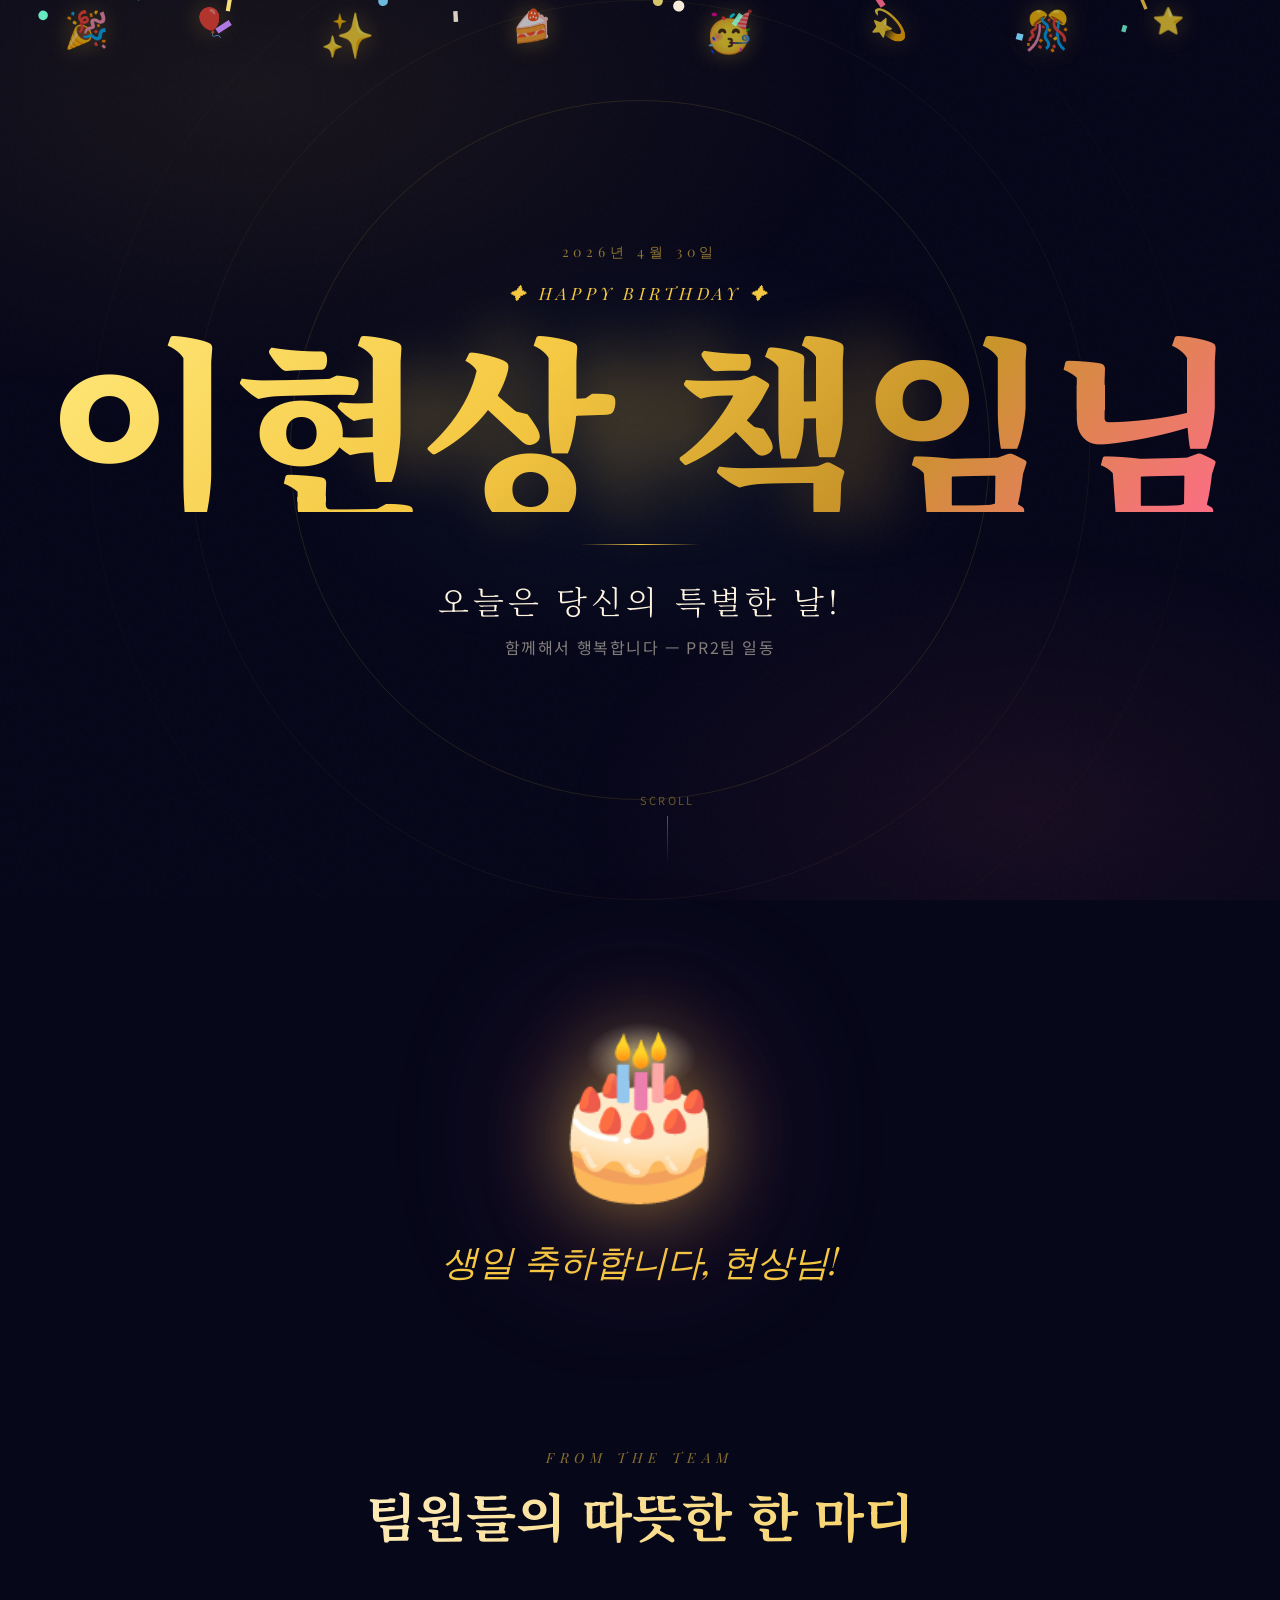
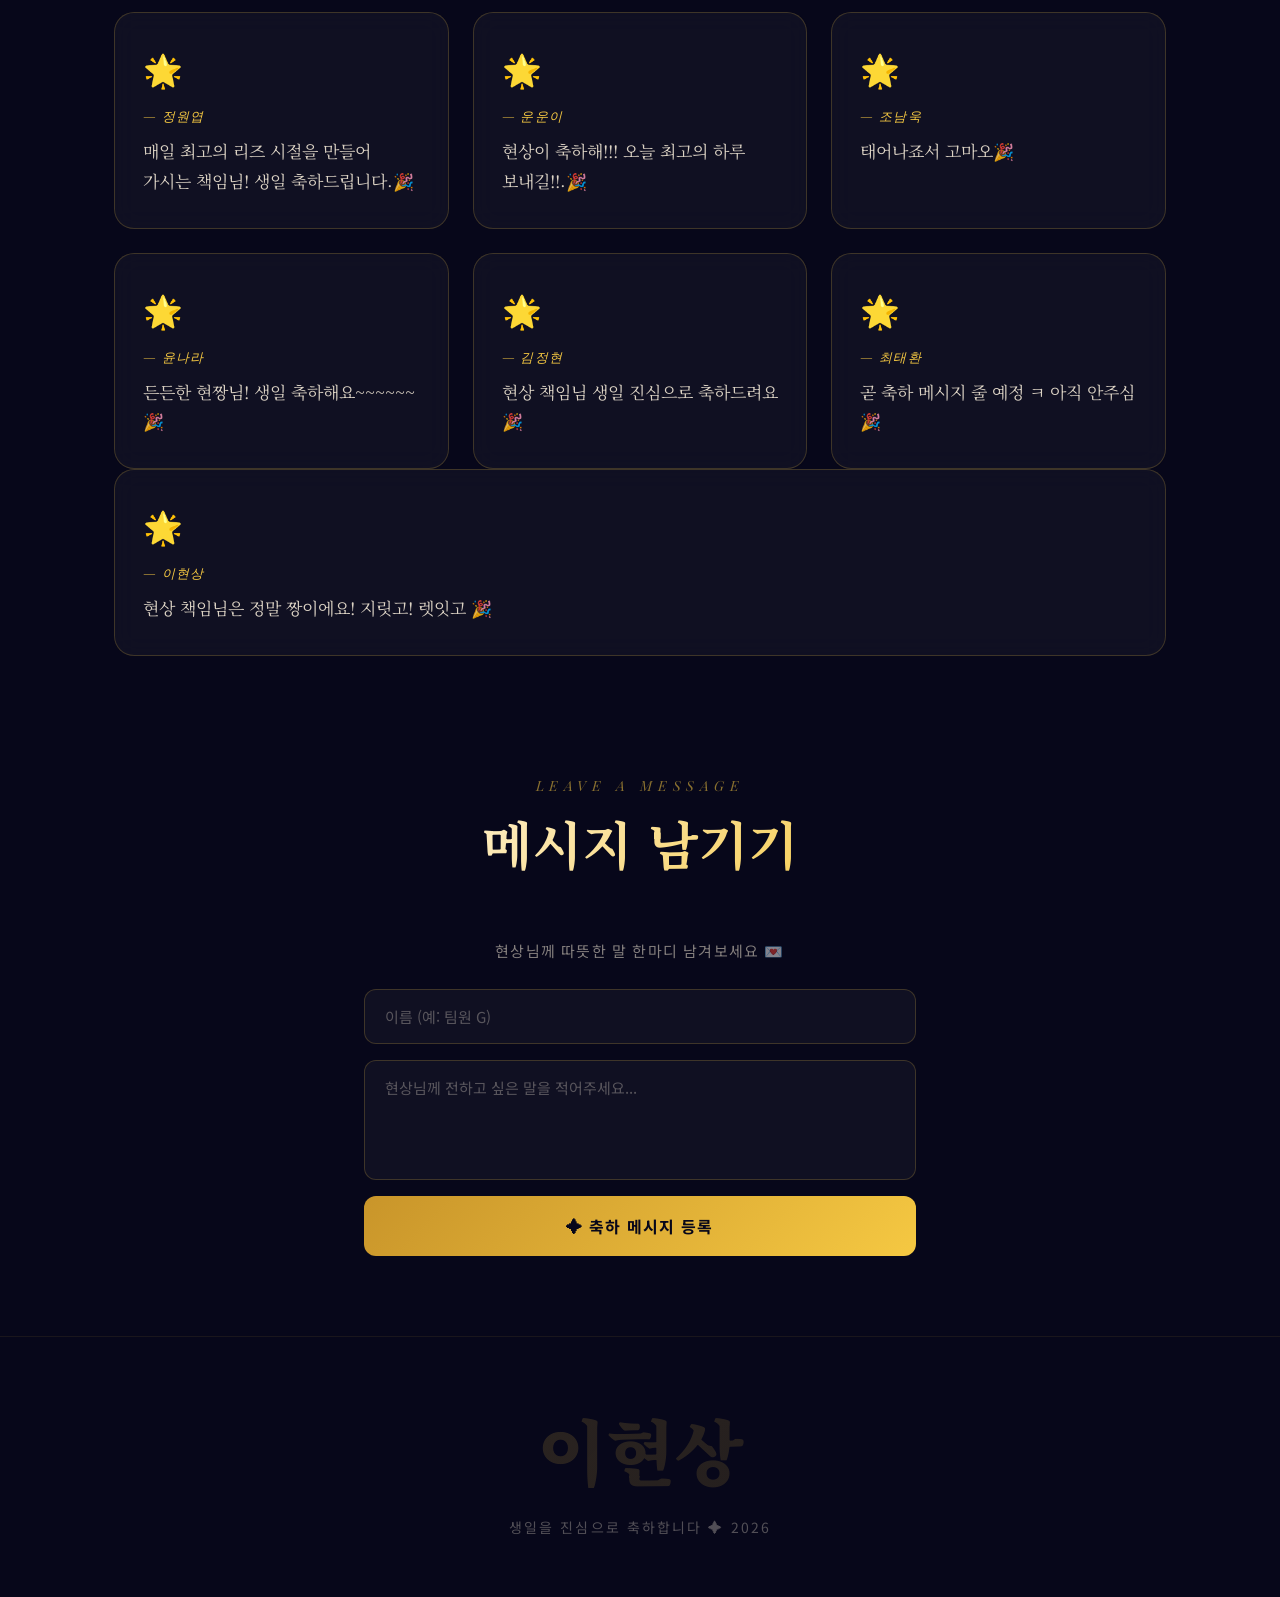
<file: index.html>
<!DOCTYPE html>
<html lang="ko">
<head>
  <meta charset="UTF-8" />
  <meta name="viewport" content="width=device-width, initial-scale=1.0" />
  <title>🎂 이현상 책임님 생일 축하해요! 🎂</title>
  <link href="https://fonts.googleapis.com/css2?family=Noto+Serif+KR:wght@300;400;700;900&family=Noto+Sans+KR:wght@300;400;500;700&family=Playfair+Display:ital,wght@0,400;0,700;1,400&display=swap" rel="stylesheet" />

  <style>
    :root {
      --gold: #f5c842;
      --gold-light: #ffe87a;
      --gold-dark: #c9952a;
      --coral: #ff6b8a;
      --sky: #7dd8ff;
      --mint: #6fffd4;
      --bg: #07071a;
      --bg2: #0f0f28;
      --cream: #fff5e0;
      --white: #ffffff;
      --card-bg: rgba(255,255,255,0.04);
      --card-border: rgba(245,200,66,0.2);
    }

    *, *::before, *::after { box-sizing: border-box; margin: 0; padding: 0; }

    html { scroll-behavior: smooth; }

    body {
      background: var(--bg);
      color: var(--cream);
      font-family: 'Noto Sans KR', sans-serif;
      overflow-x: hidden;
      min-height: 100vh;
    }

    /* ── CONFETTI CANVAS ── */
    #confetti-canvas {
      position: fixed;
      top: 0; left: 0;
      width: 100%; height: 100%;
      pointer-events: none;
      z-index: 999;
    }

    /* ── BACKGROUND TEXTURE ── */
    body::before {
      content: '';
      position: fixed;
      inset: 0;
      background:
        radial-gradient(ellipse 80% 60% at 20% 10%, rgba(245,200,66,0.08) 0%, transparent 60%),
        radial-gradient(ellipse 60% 50% at 80% 90%, rgba(255,107,138,0.07) 0%, transparent 60%),
        radial-gradient(ellipse 50% 40% at 50% 50%, rgba(125,216,255,0.05) 0%, transparent 60%);
      pointer-events: none;
      z-index: 0;
    }

    /* ── NOISE GRAIN ── */
    body::after {
      content: '';
      position: fixed;
      inset: 0;
      background-image: url("data:image/svg+xml,%3Csvg viewBox='0 0 256 256' xmlns='http://www.w3.org/2000/svg'%3E%3Cfilter id='n'%3E%3CfeTurbulence type='fractalNoise' baseFrequency='0.9' numOctaves='4' stitchTiles='stitch'/%3E%3C/filter%3E%3Crect width='100%25' height='100%25' filter='url(%23n)' opacity='0.03'/%3E%3C/svg%3E");
      pointer-events: none;
      z-index: 1;
      opacity: 0.4;
    }

    /* ── MAIN WRAPPER ── */
    .wrapper { position: relative; z-index: 2; }

    /* ── HERO ── */
    .hero {
      min-height: 100vh;
      display: flex;
      flex-direction: column;
      align-items: center;
      justify-content: center;
      padding: 60px 24px;
      text-align: center;
      position: relative;
      overflow: hidden;
    }

    /* big decorative ring */
    .hero-ring {
      position: absolute;
      width: 700px;
      height: 700px;
      border-radius: 50%;
      border: 1px solid rgba(245,200,66,0.12);
      top: 50%; left: 50%;
      transform: translate(-50%, -50%);
      animation: ringPulse 4s ease-in-out infinite;
    }
    .hero-ring:nth-child(2) {
      width: 900px; height: 900px;
      border-color: rgba(245,200,66,0.06);
      animation-delay: 0.8s;
    }
    .hero-ring:nth-child(3) {
      width: 1100px; height: 1100px;
      border-color: rgba(245,200,66,0.03);
      animation-delay: 1.6s;
    }

    @keyframes ringPulse {
      0%, 100% { transform: translate(-50%, -50%) scale(1); opacity: 1; }
      50% { transform: translate(-50%, -50%) scale(1.04); opacity: 0.6; }
    }

    /* badge */
    .hero-badge {
      font-family: 'Playfair Display', serif;
      font-style: italic;
      font-size: clamp(13px, 2vw, 17px);
      color: var(--gold);
      letter-spacing: 0.25em;
      text-transform: uppercase;
      margin-bottom: 28px;
      opacity: 0;
      animation: fadeUp 0.8s ease forwards 0.3s;
    }

    /* date stamp */
    .hero-date {
      font-family: 'Playfair Display', serif;
      font-size: clamp(11px, 1.5vw, 14px);
      color: rgba(245,200,66,0.55);
      letter-spacing: 0.35em;
      text-transform: uppercase;
      margin-bottom: 20px;
      opacity: 0;
      animation: fadeUp 0.8s ease forwards 0.1s;
    }

    /* GIANT NAME */
    .hero-name {
      font-family: 'Noto Serif KR', serif;
      font-weight: 900;
      font-size: clamp(80px, 18vw, 200px);
      line-height: 0.9;
      background: linear-gradient(135deg, var(--gold-light) 0%, var(--gold) 40%, var(--gold-dark) 70%, var(--coral) 100%);
      -webkit-background-clip: text;
      -webkit-text-fill-color: transparent;
      background-clip: text;
      position: relative;
      opacity: 0;
      animation: nameReveal 1.2s cubic-bezier(0.16, 1, 0.3, 1) forwards 0.5s;
      letter-spacing: -0.02em;
    }

    .hero-name::after {
      content: '이현상';
      position: absolute;
      inset: 0;
      background: linear-gradient(135deg, var(--gold-light) 0%, var(--gold) 40%, var(--gold-dark) 70%, var(--coral) 100%);
      -webkit-background-clip: text;
      -webkit-text-fill-color: transparent;
      background-clip: text;
      filter: blur(30px);
      opacity: 0.35;
      z-index: -1;
    }

    @keyframes nameReveal {
      0% { opacity: 0; transform: translateY(40px) scale(0.92); }
      100% { opacity: 1; transform: translateY(0) scale(1); }
    }

    /* divider */
    .hero-divider {
      width: 120px;
      height: 1px;
      background: linear-gradient(90deg, transparent, var(--gold), transparent);
      margin: 32px auto;
      opacity: 0;
      animation: fadeUp 0.8s ease forwards 1s;
    }

    /* subtitle */
    .hero-subtitle {
      font-family: 'Noto Serif KR', serif;
      font-weight: 300;
      font-size: clamp(18px, 3.5vw, 32px);
      color: var(--cream);
      letter-spacing: 0.12em;
      margin-bottom: 12px;
      opacity: 0;
      animation: fadeUp 0.8s ease forwards 1.1s;
    }

    .hero-sub2 {
      font-size: clamp(13px, 2vw, 16px);
      color: rgba(255,245,224,0.5);
      letter-spacing: 0.1em;
      opacity: 0;
      animation: fadeUp 0.8s ease forwards 1.3s;
    }

    /* floating emojis */
    .float-field {
      position: absolute;
      inset: 0;
      pointer-events: none;
      overflow: hidden;
    }

    .float-emoji {
      position: absolute;
      font-size: clamp(24px, 4vw, 48px);
      animation: floatAround linear infinite;
      opacity: 0.7;
      filter: drop-shadow(0 0 12px rgba(245,200,66,0.4));
    }

    .float-emoji:nth-child(1)  { left: 5%;  animation-duration: 14s; animation-delay: 0s;    font-size: 36px; }
    .float-emoji:nth-child(2)  { left: 15%; animation-duration: 18s; animation-delay: -4s;   font-size: 28px; }
    .float-emoji:nth-child(3)  { left: 25%; animation-duration: 16s; animation-delay: -8s;   font-size: 44px; }
    .float-emoji:nth-child(4)  { left: 40%; animation-duration: 20s; animation-delay: -2s;   font-size: 32px; }
    .float-emoji:nth-child(5)  { left: 55%; animation-duration: 15s; animation-delay: -10s;  font-size: 40px; }
    .float-emoji:nth-child(6)  { left: 68%; animation-duration: 17s; animation-delay: -5s;   font-size: 30px; }
    .float-emoji:nth-child(7)  { left: 80%; animation-duration: 19s; animation-delay: -1s;   font-size: 38px; }
    .float-emoji:nth-child(8)  { left: 90%; animation-duration: 13s; animation-delay: -7s;   font-size: 26px; }

    @keyframes floatAround {
      0%   { transform: translateY(110vh) rotate(0deg); opacity: 0; }
      5%   { opacity: 0.7; }
      95%  { opacity: 0.7; }
      100% { transform: translateY(-15vh) rotate(360deg); opacity: 0; }
    }

    /* scroll cue */
    .scroll-cue {
      position: absolute;
      bottom: 36px;
      left: 50%;
      transform: translateX(-50%);
      display: flex;
      flex-direction: column;
      align-items: center;
      gap: 8px;
      opacity: 0;
      animation: fadeUp 0.8s ease forwards 2s;
      color: rgba(245,200,66,0.4);
      font-size: 11px;
      letter-spacing: 0.2em;
    }

    .scroll-cue::after {
      content: '';
      width: 1px;
      height: 48px;
      background: linear-gradient(to bottom, rgba(245,200,66,0.4), transparent);
      animation: scrollLine 1.5s ease-in-out infinite;
    }

    @keyframes scrollLine {
      0%, 100% { opacity: 0.4; transform: scaleY(1); }
      50% { opacity: 1; transform: scaleY(1.2); }
    }

    /* ── CAKE SECTION ── */
    .cake-section {
      padding: 80px 24px;
      text-align: center;
      position: relative;
    }

    .cake-big {
      font-size: clamp(80px, 15vw, 160px);
      display: block;
      animation: cakeBounce 2s ease-in-out infinite;
      filter: drop-shadow(0 0 40px rgba(245,200,66,0.5)) drop-shadow(0 0 80px rgba(255,107,138,0.3));
    }

    @keyframes cakeBounce {
      0%, 100% { transform: translateY(0) scale(1); }
      40% { transform: translateY(-18px) scale(1.05); }
      60% { transform: translateY(-12px) scale(1.03); }
    }

    .cake-tagline {
      font-family: 'Playfair Display', serif;
      font-style: italic;
      font-size: clamp(18px, 4vw, 36px);
      color: var(--gold);
      margin-top: 24px;
    }

    /* ── SECTION TITLE ── */
    .section-label {
      text-align: center;
      margin-bottom: 60px;
    }

    .section-label .en {
      font-family: 'Playfair Display', serif;
      font-style: italic;
      font-size: clamp(11px, 1.5vw, 14px);
      color: rgba(245,200,66,0.55);
      letter-spacing: 0.4em;
      text-transform: uppercase;
      display: block;
      margin-bottom: 10px;
    }

    .section-label h2 {
      font-family: 'Noto Serif KR', serif;
      font-weight: 700;
      font-size: clamp(28px, 5vw, 52px);
      background: linear-gradient(135deg, var(--cream), var(--gold));
      -webkit-background-clip: text;
      -webkit-text-fill-color: transparent;
      background-clip: text;
    }

    /* ── MESSAGES SECTION ── */
    .messages-section {
      padding: 80px 24px 120px;
      max-width: 1100px;
      margin: 0 auto;
    }

    .messages-grid {
      display: grid;
      grid-template-columns: repeat(auto-fill, minmax(300px, 1fr));
      gap: 24px;
    }

    /* card */
    .msg-card {
      background: var(--card-bg);
      border: 1px solid var(--card-border);
      border-radius: 20px;
      padding: 32px 28px;
      position: relative;
      overflow: hidden;
      transition: transform 0.3s ease, border-color 0.3s ease, box-shadow 0.3s ease;
      backdrop-filter: blur(12px);
      opacity: 0;
      animation: cardReveal 0.7s cubic-bezier(0.16,1,0.3,1) forwards;
    }

    .msg-card:nth-child(1) { animation-delay: 0.1s; }
    .msg-card:nth-child(2) { animation-delay: 0.2s; }
    .msg-card:nth-child(3) { animation-delay: 0.3s; }
    .msg-card:nth-child(4) { animation-delay: 0.4s; }
    .msg-card:nth-child(5) { animation-delay: 0.5s; }
    .msg-card:nth-child(6) { animation-delay: 0.6s; }

    @keyframes cardReveal {
      0% { opacity: 0; transform: translateY(30px); }
      100% { opacity: 1; transform: translateY(0); }
    }

    .msg-card::before {
      content: '';
      position: absolute;
      top: 0; left: 0; right: 0;
      height: 2px;
      background: linear-gradient(90deg, var(--gold), var(--coral), var(--sky));
      opacity: 0;
      transition: opacity 0.3s ease;
    }

    /* glow blob per card */
    .msg-card::after {
      content: '';
      position: absolute;
      width: 200px; height: 200px;
      border-radius: 50%;
      top: -80px; right: -60px;
      opacity: 0;
      transition: opacity 0.4s ease;
      pointer-events: none;
    }

    .msg-card:nth-child(odd)::after  { background: radial-gradient(circle, rgba(245,200,66,0.12), transparent 70%); }
    .msg-card:nth-child(even)::after { background: radial-gradient(circle, rgba(255,107,138,0.12), transparent 70%); }

    .msg-card:hover {
      transform: translateY(-6px);
      border-color: rgba(245,200,66,0.45);
      box-shadow: 0 20px 60px rgba(0,0,0,0.4), 0 0 40px rgba(245,200,66,0.08);
    }
    .msg-card:hover::before { opacity: 1; }
    .msg-card:hover::after  { opacity: 1; }

    .card-emoji {
      font-size: 32px;
      margin-bottom: 16px;
      display: block;
      animation: emojiWiggle 3s ease-in-out infinite;
    }

    @keyframes emojiWiggle {
      0%,100% { transform: rotate(0deg); }
      25%  { transform: rotate(-8deg) scale(1.1); }
      75%  { transform: rotate(8deg) scale(1.1); }
    }

    .card-author {
      font-family: 'Playfair Display', serif;
      font-style: italic;
      font-size: 13px;
      color: var(--gold);
      letter-spacing: 0.1em;
      margin-bottom: 10px;
    }

    .card-message {
      font-family: 'Noto Serif KR', serif;
      font-weight: 400;
      font-size: clamp(15px, 2.2vw, 17px);
      line-height: 1.75;
      color: rgba(255,245,224,0.85);
      word-break: keep-all;
    }

    /* ── ADD MESSAGE CTA ── */
    .add-section {
      max-width: 600px;
      margin: 0 auto 80px;
      padding: 0 24px;
      text-align: center;
    }

    .add-section p {
      font-size: 15px;
      color: rgba(255,245,224,0.5);
      letter-spacing: 0.08em;
      margin-bottom: 28px;
    }

    .add-form {
      display: flex;
      flex-direction: column;
      gap: 16px;
    }

    .add-form input,
    .add-form textarea {
      background: rgba(255,255,255,0.04);
      border: 1px solid rgba(245,200,66,0.2);
      border-radius: 12px;
      color: var(--cream);
      font-family: 'Noto Sans KR', sans-serif;
      font-size: 15px;
      padding: 16px 20px;
      outline: none;
      transition: border-color 0.3s, box-shadow 0.3s;
      resize: none;
    }

    .add-form input::placeholder,
    .add-form textarea::placeholder { color: rgba(255,245,224,0.3); }

    .add-form input:focus,
    .add-form textarea:focus {
      border-color: var(--gold);
      box-shadow: 0 0 0 3px rgba(245,200,66,0.12);
    }

    .add-form textarea { height: 120px; }

    .submit-btn {
      background: linear-gradient(135deg, var(--gold-dark), var(--gold));
      border: none;
      border-radius: 12px;
      color: #07071a;
      cursor: pointer;
      font-family: 'Noto Sans KR', sans-serif;
      font-weight: 700;
      font-size: 16px;
      letter-spacing: 0.08em;
      padding: 18px 36px;
      position: relative;
      overflow: hidden;
      transition: transform 0.2s, box-shadow 0.2s;
    }

    .submit-btn::after {
      content: '';
      position: absolute;
      inset: 0;
      background: linear-gradient(90deg, transparent 0%, rgba(255,255,255,0.25) 50%, transparent 100%);
      transform: translateX(-100%);
      transition: transform 0.5s ease;
    }

    .submit-btn:hover { transform: translateY(-2px); box-shadow: 0 8px 30px rgba(245,200,66,0.4); }
    .submit-btn:hover::after { transform: translateX(100%); }
    .submit-btn:active { transform: translateY(0); }

    /* ── FOOTER ── */
    footer {
      padding: 60px 24px;
      text-align: center;
      border-top: 1px solid rgba(245,200,66,0.08);
    }

    .footer-name {
      font-family: 'Noto Serif KR', serif;
      font-weight: 900;
      font-size: clamp(32px, 6vw, 72px);
      background: linear-gradient(135deg, rgba(245,200,66,0.2), rgba(245,200,66,0.08));
      -webkit-background-clip: text;
      -webkit-text-fill-color: transparent;
      background-clip: text;
      letter-spacing: -0.02em;
      margin-bottom: 16px;
    }

    .footer-msg {
      font-size: 14px;
      color: rgba(255,245,224,0.3);
      letter-spacing: 0.15em;
    }

    /* ── UTILITY ── */
    @keyframes fadeUp {
      0% { opacity: 0; transform: translateY(20px); }
      100% { opacity: 1; transform: translateY(0); }
    }

    /* sparkle burst on click */
    .sparkle {
      position: fixed;
      pointer-events: none;
      font-size: 24px;
      z-index: 9999;
      animation: sparkleUp 0.9s ease forwards;
    }

    @keyframes sparkleUp {
      0%   { opacity: 1; transform: translate(0, 0) scale(1) rotate(0deg); }
      100% { opacity: 0; transform: translate(var(--dx), var(--dy)) scale(0) rotate(var(--rot)); }
    }

    /* responsive */
    @media (max-width: 600px) {
      .messages-grid { grid-template-columns: 1fr; }
    }
  </style>
</head>

<body>
  <canvas id="confetti-canvas"></canvas>

  <div class="wrapper">

    <!-- ── HERO ── -->
    <section class="hero">
      <div class="hero-ring"></div>
      <div class="hero-ring"></div>
      <div class="hero-ring"></div>

      <div class="float-field">
        <span class="float-emoji">🎉</span>
        <span class="float-emoji">🎈</span>
        <span class="float-emoji">✨</span>
        <span class="float-emoji">🍰</span>
        <span class="float-emoji">🥳</span>
        <span class="float-emoji">💫</span>
        <span class="float-emoji">🎊</span>
        <span class="float-emoji">⭐</span>
      </div>

      <p class="hero-date">2026년 4월 30일</p>
      <p class="hero-badge">✦ Happy Birthday ✦</p>
      <h1 class="hero-name">이현상 책임님</h1>
      <div class="hero-divider"></div>
      <p class="hero-subtitle">오늘은 당신의 특별한 날!</p>
      <p class="hero-sub2">함께해서 행복합니다 &mdash; PR2팀 일동</p>

      <div class="scroll-cue">SCROLL</div>
    </section>

    <!-- ── CAKE ── -->
    <section class="cake-section">
      <span class="cake-big">🎂</span>
      <p class="cake-tagline">생일 축하합니다, 현상님!</p>
    </section>

    <!-- ── MESSAGES ── -->
    <section class="messages-section">
      <div class="section-label">
        <span class="en">From the Team</span>
        <h2>팀원들의 따뜻한 한 마디</h2>
      </div>

      <div class="messages-grid" id="messages-grid">
        <div class="msg-card">
          <span class="card-emoji">🌟</span>
          <p class="card-author">— 정원엽</p>
          <p class="card-message">매일 최고의 리즈 시절을 만들어 가시는 책임님! 생일 축하드립니다.🎉</p>
        </div>
        <div class="msg-card">
          <span class="card-emoji">🌟</span>
          <p class="card-author">— 운운이</p>
          <p class="card-message">현상이 축하해!!! 오늘 최고의 하루 보내길!!.🎉</p>    
        </div>
         <div class="msg-card">
          <span class="card-emoji">🌟</span>
          <p class="card-author">— 조남욱</p>
          <p class="card-message">태어나죠서 고마오🎉</p>
        </div>
         <div class="msg-card">
          <span class="card-emoji">🌟</span>
          <p class="card-author">— 윤나라</p>
          <p class="card-message">든든한 현짱님! 생일 축하해요~~~~~~🎉</p>
        </div>
         <div class="msg-card">
          <span class="card-emoji">🌟</span>
          <p class="card-author">— 김정현</p>
          <p class="card-message">현상 책임님 생일 진심으로 축하드려요🎉</p>
        </div>
         <div class="msg-card">
          <span class="card-emoji">🌟</span>
          <p class="card-author">— 최태환</p>
          <p class="card-message">곧 축하 메시지 줄 예정 ㅋ 아직 안주심 🎉</p>
        </div>
          </div>
         <div class="msg-card">
          <span class="card-emoji">🌟</span>
          <p class="card-author">— 이현상</p>
          <p class="card-message">현상 책임님은 정말 짱이에요! 지릿고! 렛잇고 🎉</p>
      </div>
    </section>

    <!-- ── ADD MESSAGE ── -->
    <section class="add-section">
      <div class="section-label">
        <span class="en">Leave a Message</span>
        <h2>메시지 남기기</h2>
      </div>
      <p>현상님께 따뜻한 말 한마디 남겨보세요 💌</p>
      <form class="add-form" id="msg-form">
        <input type="text" id="author-input" placeholder="이름 (예: 팀원 G)" maxlength="20" />
        <textarea id="msg-input" placeholder="현상님께 전하고 싶은 말을 적어주세요..." maxlength="200"></textarea>
        <button type="submit" class="submit-btn">✦ 축하 메시지 등록</button>
      </form>
    </section>

    <!-- ── FOOTER ── -->
    <footer>
      <div class="footer-name">이현상</div>
      <p class="footer-msg">생일을 진심으로 축하합니다 ✦ 2026</p>
    </footer>

  </div>

  <script>
    /* ──────────────────────────────────────────────
       CONFETTI ENGINE
    ────────────────────────────────────────────── */
    const canvas = document.getElementById('confetti-canvas');
    const ctx = canvas.getContext('2d');
    let W, H, pieces = [];

    const COLORS = [
      '#f5c842','#ffe87a','#ff6b8a','#7dd8ff',
      '#6fffd4','#ff9f6b','#c084fc','#fff5e0',
    ];

    function resize() {
      W = canvas.width  = window.innerWidth;
      H = canvas.height = window.innerHeight;
    }
    resize();
    window.addEventListener('resize', resize);

    class Piece {
      constructor(opts = {}) {
        this.reset(opts.fromTop);
      }
      reset(fromTop = true) {
        this.x    = Math.random() * W;
        this.y    = fromTop ? -20 : Math.random() * H;
        this.w    = 6 + Math.random() * 10;
        this.h    = 3 + Math.random() * 5;
        this.r    = Math.random() * Math.PI * 2;
        this.vx   = (Math.random() - 0.5) * 2;
        this.vy   = 1.2 + Math.random() * 2.5;
        this.vr   = (Math.random() - 0.5) * 0.18;
        this.color = COLORS[Math.floor(Math.random() * COLORS.length)];
        this.alpha = 0.75 + Math.random() * 0.25;
        this.shape = Math.random() < 0.4 ? 'circle' : 'rect';
        this.wobble = Math.random() * Math.PI * 2;
        this.wobbleSpeed = 0.04 + Math.random() * 0.04;
      }
      update() {
        this.wobble += this.wobbleSpeed;
        this.x  += this.vx + Math.sin(this.wobble) * 0.7;
        this.y  += this.vy;
        this.r  += this.vr;
        this.vy += 0.03; /* gravity */
        if (this.y > H + 30) this.reset(true);
      }
      draw() {
        ctx.save();
        ctx.translate(this.x, this.y);
        ctx.rotate(this.r);
        ctx.globalAlpha = this.alpha;
        ctx.fillStyle = this.color;
        if (this.shape === 'circle') {
          ctx.beginPath();
          ctx.arc(0, 0, this.w / 2, 0, Math.PI * 2);
          ctx.fill();
        } else {
          ctx.fillRect(-this.w / 2, -this.h / 2, this.w, this.h);
        }
        ctx.restore();
      }
    }

    /* initial burst */
    for (let i = 0; i < 160; i++) pieces.push(new Piece({ fromTop: false }));

    function loop() {
      ctx.clearRect(0, 0, W, H);
      pieces.forEach(p => { p.update(); p.draw(); });
      requestAnimationFrame(loop);
    }
    loop();

    /* trickle in new pieces */
    setInterval(() => {
      if (pieces.length < 200) pieces.push(new Piece({ fromTop: true }));
    }, 200);

    /* ──────────────────────────────────────────────
       SPARKLE BURST ON CLICK
    ────────────────────────────────────────────── */
    const SPARK_EMOJIS = ['✨','🎉','⭐','💫','🌟','🎊','💥'];
    document.addEventListener('click', e => {
      const count = 6 + Math.floor(Math.random() * 4);
      for (let i = 0; i < count; i++) {
        const el  = document.createElement('span');
        el.className = 'sparkle';
        el.textContent = SPARK_EMOJIS[Math.floor(Math.random() * SPARK_EMOJIS.length)];
        el.style.left = e.clientX + 'px';
        el.style.top  = e.clientY + 'px';
        const angle = (i / count) * Math.PI * 2;
        const dist  = 60 + Math.random() * 80;
        el.style.setProperty('--dx', Math.cos(angle) * dist + 'px');
        el.style.setProperty('--dy', Math.sin(angle) * dist + 'px');
        el.style.setProperty('--rot', (Math.random() * 360) + 'deg');
        document.body.appendChild(el);
        el.addEventListener('animationend', () => el.remove());
      }
    });

    /* ──────────────────────────────────────────────
       ADD MESSAGE FORM
    ────────────────────────────────────────────── */
    const EMOJIS_POOL = ['💌','🎁','🌸','🦋','🔥','🍭','🎀','🌈','🪄','🫶'];
    const form  = document.getElementById('msg-form');
    const grid  = document.getElementById('messages-grid');

    form.addEventListener('submit', e => {
      e.preventDefault();
      const author = document.getElementById('author-input').value.trim();
      const msg    = document.getElementById('msg-input').value.trim();
      if (!msg) return;

      const card = document.createElement('div');
      card.className = 'msg-card';
      const emoji = EMOJIS_POOL[Math.floor(Math.random() * EMOJIS_POOL.length)];
      card.innerHTML = `
        <span class="card-emoji">${emoji}</span>
        <p class="card-author">— ${author || '익명'}</p>
        <p class="card-message">${escapeHTML(msg)}</p>
      `;
      grid.appendChild(card);
      card.scrollIntoView({ behavior: 'smooth', block: 'center' });

      /* mini confetti burst */
      for (let i = 0; i < 30; i++) pieces.push(new Piece({ fromTop: true }));

      form.reset();
    });

    function escapeHTML(str) {
      return str.replace(/&/g,'&amp;').replace(/</g,'&lt;').replace(/>/g,'&gt;').replace(/"/g,'&quot;');
    }

    /* ──────────────────────────────────────────────
       INTERSECTION OBSERVER — card entrance
    ────────────────────────────────────────────── */
    const observer = new IntersectionObserver(entries => {
      entries.forEach(en => {
        if (en.isIntersecting) {
          en.target.style.animationPlayState = 'running';
        }
      });
    }, { threshold: 0.15 });

    document.querySelectorAll('.msg-card').forEach(card => {
      card.style.animationPlayState = 'paused';
      observer.observe(card);
    });
  </script>
</body>
</html>
</file>
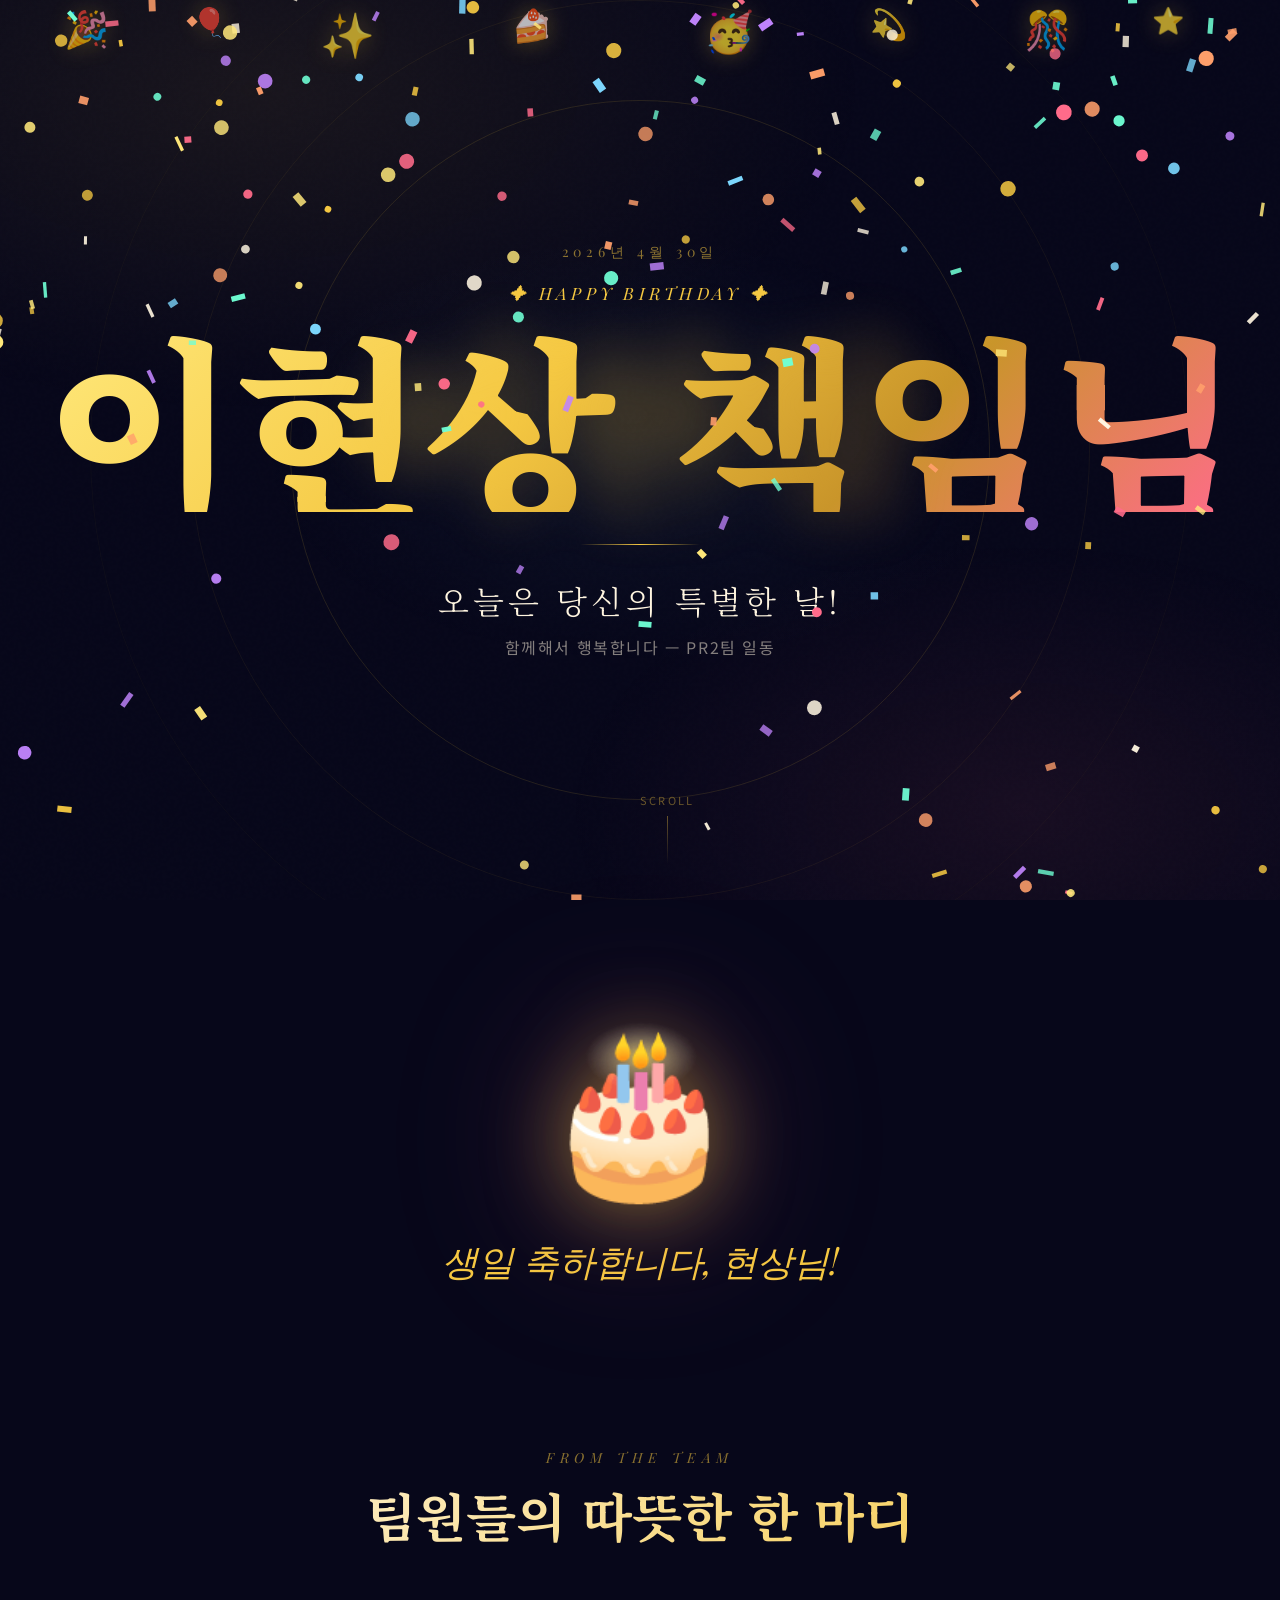
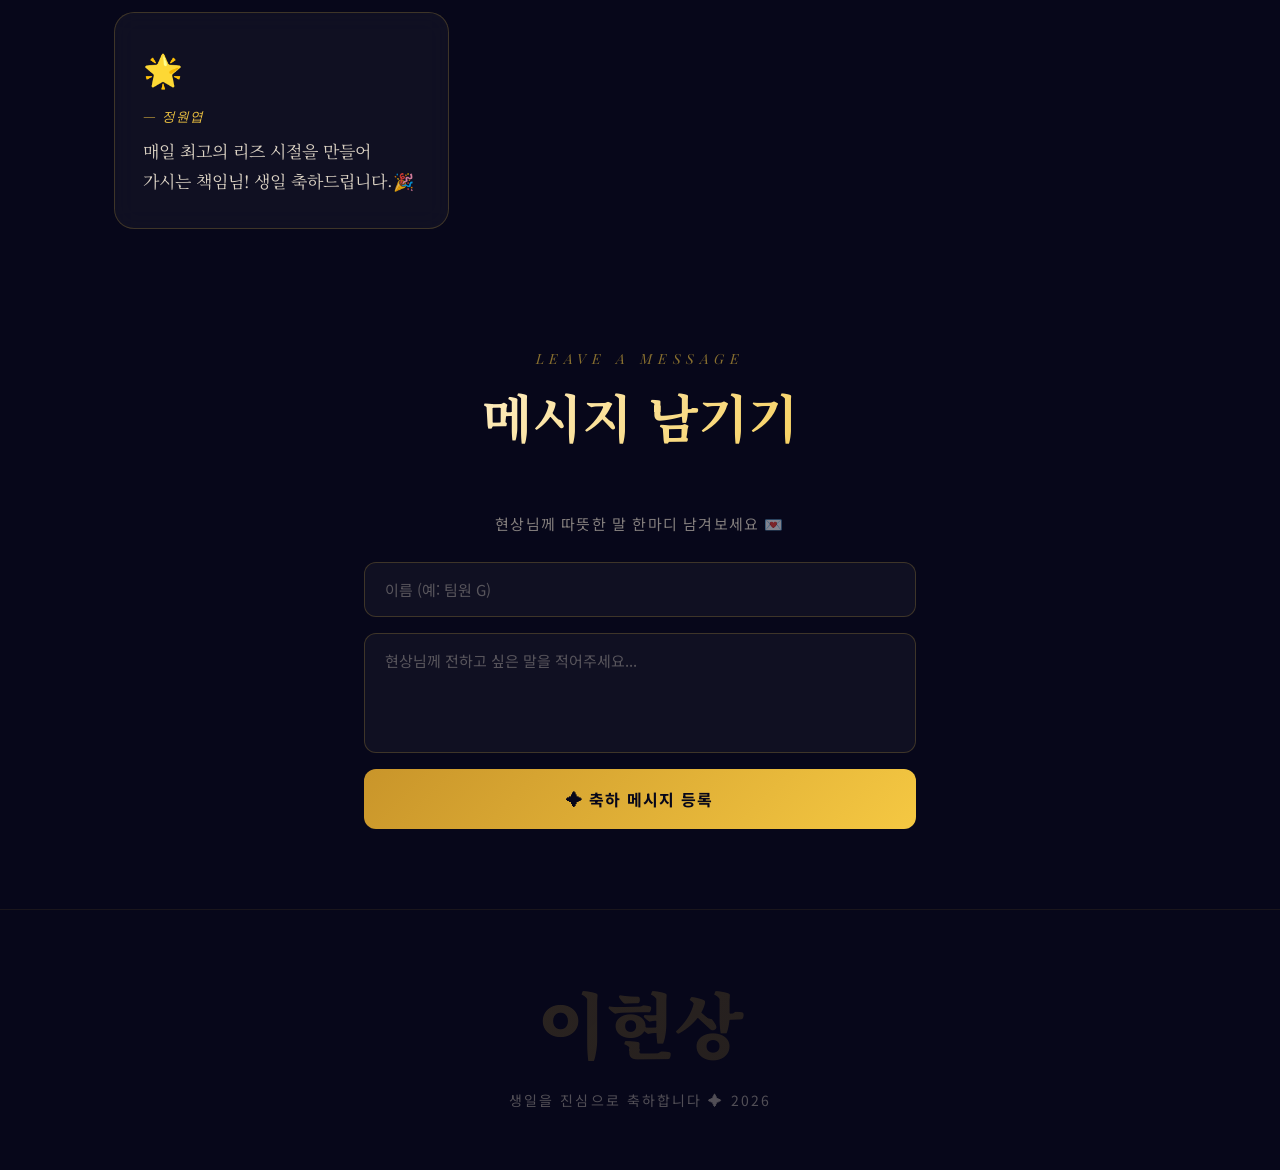
<file: birthday_hyunsang.html>
<!DOCTYPE html>
<html lang="ko">
<head>
  <meta charset="UTF-8" />
  <meta name="viewport" content="width=device-width, initial-scale=1.0" />
  <title>🎂 이현상 책임님 생일 축하해요! 🎂</title>
  <link href="https://fonts.googleapis.com/css2?family=Noto+Serif+KR:wght@300;400;700;900&family=Noto+Sans+KR:wght@300;400;500;700&family=Playfair+Display:ital,wght@0,400;0,700;1,400&display=swap" rel="stylesheet" />

  <style>
    :root {
      --gold: #f5c842;
      --gold-light: #ffe87a;
      --gold-dark: #c9952a;
      --coral: #ff6b8a;
      --sky: #7dd8ff;
      --mint: #6fffd4;
      --bg: #07071a;
      --bg2: #0f0f28;
      --cream: #fff5e0;
      --white: #ffffff;
      --card-bg: rgba(255,255,255,0.04);
      --card-border: rgba(245,200,66,0.2);
    }

    *, *::before, *::after { box-sizing: border-box; margin: 0; padding: 0; }

    html { scroll-behavior: smooth; }

    body {
      background: var(--bg);
      color: var(--cream);
      font-family: 'Noto Sans KR', sans-serif;
      overflow-x: hidden;
      min-height: 100vh;
    }

    /* ── CONFETTI CANVAS ── */
    #confetti-canvas {
      position: fixed;
      top: 0; left: 0;
      width: 100%; height: 100%;
      pointer-events: none;
      z-index: 999;
    }

    /* ── BACKGROUND TEXTURE ── */
    body::before {
      content: '';
      position: fixed;
      inset: 0;
      background:
        radial-gradient(ellipse 80% 60% at 20% 10%, rgba(245,200,66,0.08) 0%, transparent 60%),
        radial-gradient(ellipse 60% 50% at 80% 90%, rgba(255,107,138,0.07) 0%, transparent 60%),
        radial-gradient(ellipse 50% 40% at 50% 50%, rgba(125,216,255,0.05) 0%, transparent 60%);
      pointer-events: none;
      z-index: 0;
    }

    /* ── NOISE GRAIN ── */
    body::after {
      content: '';
      position: fixed;
      inset: 0;
      background-image: url("data:image/svg+xml,%3Csvg viewBox='0 0 256 256' xmlns='http://www.w3.org/2000/svg'%3E%3Cfilter id='n'%3E%3CfeTurbulence type='fractalNoise' baseFrequency='0.9' numOctaves='4' stitchTiles='stitch'/%3E%3C/filter%3E%3Crect width='100%25' height='100%25' filter='url(%23n)' opacity='0.03'/%3E%3C/svg%3E");
      pointer-events: none;
      z-index: 1;
      opacity: 0.4;
    }

    /* ── MAIN WRAPPER ── */
    .wrapper { position: relative; z-index: 2; }

    /* ── HERO ── */
    .hero {
      min-height: 100vh;
      display: flex;
      flex-direction: column;
      align-items: center;
      justify-content: center;
      padding: 60px 24px;
      text-align: center;
      position: relative;
      overflow: hidden;
    }

    /* big decorative ring */
    .hero-ring {
      position: absolute;
      width: 700px;
      height: 700px;
      border-radius: 50%;
      border: 1px solid rgba(245,200,66,0.12);
      top: 50%; left: 50%;
      transform: translate(-50%, -50%);
      animation: ringPulse 4s ease-in-out infinite;
    }
    .hero-ring:nth-child(2) {
      width: 900px; height: 900px;
      border-color: rgba(245,200,66,0.06);
      animation-delay: 0.8s;
    }
    .hero-ring:nth-child(3) {
      width: 1100px; height: 1100px;
      border-color: rgba(245,200,66,0.03);
      animation-delay: 1.6s;
    }

    @keyframes ringPulse {
      0%, 100% { transform: translate(-50%, -50%) scale(1); opacity: 1; }
      50% { transform: translate(-50%, -50%) scale(1.04); opacity: 0.6; }
    }

    /* badge */
    .hero-badge {
      font-family: 'Playfair Display', serif;
      font-style: italic;
      font-size: clamp(13px, 2vw, 17px);
      color: var(--gold);
      letter-spacing: 0.25em;
      text-transform: uppercase;
      margin-bottom: 28px;
      opacity: 0;
      animation: fadeUp 0.8s ease forwards 0.3s;
    }

    /* date stamp */
    .hero-date {
      font-family: 'Playfair Display', serif;
      font-size: clamp(11px, 1.5vw, 14px);
      color: rgba(245,200,66,0.55);
      letter-spacing: 0.35em;
      text-transform: uppercase;
      margin-bottom: 20px;
      opacity: 0;
      animation: fadeUp 0.8s ease forwards 0.1s;
    }

    /* GIANT NAME */
    .hero-name {
      font-family: 'Noto Serif KR', serif;
      font-weight: 900;
      font-size: clamp(80px, 18vw, 200px);
      line-height: 0.9;
      background: linear-gradient(135deg, var(--gold-light) 0%, var(--gold) 40%, var(--gold-dark) 70%, var(--coral) 100%);
      -webkit-background-clip: text;
      -webkit-text-fill-color: transparent;
      background-clip: text;
      position: relative;
      opacity: 0;
      animation: nameReveal 1.2s cubic-bezier(0.16, 1, 0.3, 1) forwards 0.5s;
      letter-spacing: -0.02em;
    }

    .hero-name::after {
      content: '이현상';
      position: absolute;
      inset: 0;
      background: linear-gradient(135deg, var(--gold-light) 0%, var(--gold) 40%, var(--gold-dark) 70%, var(--coral) 100%);
      -webkit-background-clip: text;
      -webkit-text-fill-color: transparent;
      background-clip: text;
      filter: blur(30px);
      opacity: 0.35;
      z-index: -1;
    }

    @keyframes nameReveal {
      0% { opacity: 0; transform: translateY(40px) scale(0.92); }
      100% { opacity: 1; transform: translateY(0) scale(1); }
    }

    /* divider */
    .hero-divider {
      width: 120px;
      height: 1px;
      background: linear-gradient(90deg, transparent, var(--gold), transparent);
      margin: 32px auto;
      opacity: 0;
      animation: fadeUp 0.8s ease forwards 1s;
    }

    /* subtitle */
    .hero-subtitle {
      font-family: 'Noto Serif KR', serif;
      font-weight: 300;
      font-size: clamp(18px, 3.5vw, 32px);
      color: var(--cream);
      letter-spacing: 0.12em;
      margin-bottom: 12px;
      opacity: 0;
      animation: fadeUp 0.8s ease forwards 1.1s;
    }

    .hero-sub2 {
      font-size: clamp(13px, 2vw, 16px);
      color: rgba(255,245,224,0.5);
      letter-spacing: 0.1em;
      opacity: 0;
      animation: fadeUp 0.8s ease forwards 1.3s;
    }

    /* floating emojis */
    .float-field {
      position: absolute;
      inset: 0;
      pointer-events: none;
      overflow: hidden;
    }

    .float-emoji {
      position: absolute;
      font-size: clamp(24px, 4vw, 48px);
      animation: floatAround linear infinite;
      opacity: 0.7;
      filter: drop-shadow(0 0 12px rgba(245,200,66,0.4));
    }

    .float-emoji:nth-child(1)  { left: 5%;  animation-duration: 14s; animation-delay: 0s;    font-size: 36px; }
    .float-emoji:nth-child(2)  { left: 15%; animation-duration: 18s; animation-delay: -4s;   font-size: 28px; }
    .float-emoji:nth-child(3)  { left: 25%; animation-duration: 16s; animation-delay: -8s;   font-size: 44px; }
    .float-emoji:nth-child(4)  { left: 40%; animation-duration: 20s; animation-delay: -2s;   font-size: 32px; }
    .float-emoji:nth-child(5)  { left: 55%; animation-duration: 15s; animation-delay: -10s;  font-size: 40px; }
    .float-emoji:nth-child(6)  { left: 68%; animation-duration: 17s; animation-delay: -5s;   font-size: 30px; }
    .float-emoji:nth-child(7)  { left: 80%; animation-duration: 19s; animation-delay: -1s;   font-size: 38px; }
    .float-emoji:nth-child(8)  { left: 90%; animation-duration: 13s; animation-delay: -7s;   font-size: 26px; }

    @keyframes floatAround {
      0%   { transform: translateY(110vh) rotate(0deg); opacity: 0; }
      5%   { opacity: 0.7; }
      95%  { opacity: 0.7; }
      100% { transform: translateY(-15vh) rotate(360deg); opacity: 0; }
    }

    /* scroll cue */
    .scroll-cue {
      position: absolute;
      bottom: 36px;
      left: 50%;
      transform: translateX(-50%);
      display: flex;
      flex-direction: column;
      align-items: center;
      gap: 8px;
      opacity: 0;
      animation: fadeUp 0.8s ease forwards 2s;
      color: rgba(245,200,66,0.4);
      font-size: 11px;
      letter-spacing: 0.2em;
    }

    .scroll-cue::after {
      content: '';
      width: 1px;
      height: 48px;
      background: linear-gradient(to bottom, rgba(245,200,66,0.4), transparent);
      animation: scrollLine 1.5s ease-in-out infinite;
    }

    @keyframes scrollLine {
      0%, 100% { opacity: 0.4; transform: scaleY(1); }
      50% { opacity: 1; transform: scaleY(1.2); }
    }

    /* ── CAKE SECTION ── */
    .cake-section {
      padding: 80px 24px;
      text-align: center;
      position: relative;
    }

    .cake-big {
      font-size: clamp(80px, 15vw, 160px);
      display: block;
      animation: cakeBounce 2s ease-in-out infinite;
      filter: drop-shadow(0 0 40px rgba(245,200,66,0.5)) drop-shadow(0 0 80px rgba(255,107,138,0.3));
    }

    @keyframes cakeBounce {
      0%, 100% { transform: translateY(0) scale(1); }
      40% { transform: translateY(-18px) scale(1.05); }
      60% { transform: translateY(-12px) scale(1.03); }
    }

    .cake-tagline {
      font-family: 'Playfair Display', serif;
      font-style: italic;
      font-size: clamp(18px, 4vw, 36px);
      color: var(--gold);
      margin-top: 24px;
    }

    /* ── SECTION TITLE ── */
    .section-label {
      text-align: center;
      margin-bottom: 60px;
    }

    .section-label .en {
      font-family: 'Playfair Display', serif;
      font-style: italic;
      font-size: clamp(11px, 1.5vw, 14px);
      color: rgba(245,200,66,0.55);
      letter-spacing: 0.4em;
      text-transform: uppercase;
      display: block;
      margin-bottom: 10px;
    }

    .section-label h2 {
      font-family: 'Noto Serif KR', serif;
      font-weight: 700;
      font-size: clamp(28px, 5vw, 52px);
      background: linear-gradient(135deg, var(--cream), var(--gold));
      -webkit-background-clip: text;
      -webkit-text-fill-color: transparent;
      background-clip: text;
    }

    /* ── MESSAGES SECTION ── */
    .messages-section {
      padding: 80px 24px 120px;
      max-width: 1100px;
      margin: 0 auto;
    }

    .messages-grid {
      display: grid;
      grid-template-columns: repeat(auto-fill, minmax(300px, 1fr));
      gap: 24px;
    }

    /* card */
    .msg-card {
      background: var(--card-bg);
      border: 1px solid var(--card-border);
      border-radius: 20px;
      padding: 32px 28px;
      position: relative;
      overflow: hidden;
      transition: transform 0.3s ease, border-color 0.3s ease, box-shadow 0.3s ease;
      backdrop-filter: blur(12px);
      opacity: 0;
      animation: cardReveal 0.7s cubic-bezier(0.16,1,0.3,1) forwards;
    }

    .msg-card:nth-child(1) { animation-delay: 0.1s; }
    .msg-card:nth-child(2) { animation-delay: 0.2s; }
    .msg-card:nth-child(3) { animation-delay: 0.3s; }
    .msg-card:nth-child(4) { animation-delay: 0.4s; }
    .msg-card:nth-child(5) { animation-delay: 0.5s; }
    .msg-card:nth-child(6) { animation-delay: 0.6s; }

    @keyframes cardReveal {
      0% { opacity: 0; transform: translateY(30px); }
      100% { opacity: 1; transform: translateY(0); }
    }

    .msg-card::before {
      content: '';
      position: absolute;
      top: 0; left: 0; right: 0;
      height: 2px;
      background: linear-gradient(90deg, var(--gold), var(--coral), var(--sky));
      opacity: 0;
      transition: opacity 0.3s ease;
    }

    /* glow blob per card */
    .msg-card::after {
      content: '';
      position: absolute;
      width: 200px; height: 200px;
      border-radius: 50%;
      top: -80px; right: -60px;
      opacity: 0;
      transition: opacity 0.4s ease;
      pointer-events: none;
    }

    .msg-card:nth-child(odd)::after  { background: radial-gradient(circle, rgba(245,200,66,0.12), transparent 70%); }
    .msg-card:nth-child(even)::after { background: radial-gradient(circle, rgba(255,107,138,0.12), transparent 70%); }

    .msg-card:hover {
      transform: translateY(-6px);
      border-color: rgba(245,200,66,0.45);
      box-shadow: 0 20px 60px rgba(0,0,0,0.4), 0 0 40px rgba(245,200,66,0.08);
    }
    .msg-card:hover::before { opacity: 1; }
    .msg-card:hover::after  { opacity: 1; }

    .card-emoji {
      font-size: 32px;
      margin-bottom: 16px;
      display: block;
      animation: emojiWiggle 3s ease-in-out infinite;
    }

    @keyframes emojiWiggle {
      0%,100% { transform: rotate(0deg); }
      25%  { transform: rotate(-8deg) scale(1.1); }
      75%  { transform: rotate(8deg) scale(1.1); }
    }

    .card-author {
      font-family: 'Playfair Display', serif;
      font-style: italic;
      font-size: 13px;
      color: var(--gold);
      letter-spacing: 0.1em;
      margin-bottom: 10px;
    }

    .card-message {
      font-family: 'Noto Serif KR', serif;
      font-weight: 400;
      font-size: clamp(15px, 2.2vw, 17px);
      line-height: 1.75;
      color: rgba(255,245,224,0.85);
      word-break: keep-all;
    }

    /* ── ADD MESSAGE CTA ── */
    .add-section {
      max-width: 600px;
      margin: 0 auto 80px;
      padding: 0 24px;
      text-align: center;
    }

    .add-section p {
      font-size: 15px;
      color: rgba(255,245,224,0.5);
      letter-spacing: 0.08em;
      margin-bottom: 28px;
    }

    .add-form {
      display: flex;
      flex-direction: column;
      gap: 16px;
    }

    .add-form input,
    .add-form textarea {
      background: rgba(255,255,255,0.04);
      border: 1px solid rgba(245,200,66,0.2);
      border-radius: 12px;
      color: var(--cream);
      font-family: 'Noto Sans KR', sans-serif;
      font-size: 15px;
      padding: 16px 20px;
      outline: none;
      transition: border-color 0.3s, box-shadow 0.3s;
      resize: none;
    }

    .add-form input::placeholder,
    .add-form textarea::placeholder { color: rgba(255,245,224,0.3); }

    .add-form input:focus,
    .add-form textarea:focus {
      border-color: var(--gold);
      box-shadow: 0 0 0 3px rgba(245,200,66,0.12);
    }

    .add-form textarea { height: 120px; }

    .submit-btn {
      background: linear-gradient(135deg, var(--gold-dark), var(--gold));
      border: none;
      border-radius: 12px;
      color: #07071a;
      cursor: pointer;
      font-family: 'Noto Sans KR', sans-serif;
      font-weight: 700;
      font-size: 16px;
      letter-spacing: 0.08em;
      padding: 18px 36px;
      position: relative;
      overflow: hidden;
      transition: transform 0.2s, box-shadow 0.2s;
    }

    .submit-btn::after {
      content: '';
      position: absolute;
      inset: 0;
      background: linear-gradient(90deg, transparent 0%, rgba(255,255,255,0.25) 50%, transparent 100%);
      transform: translateX(-100%);
      transition: transform 0.5s ease;
    }

    .submit-btn:hover { transform: translateY(-2px); box-shadow: 0 8px 30px rgba(245,200,66,0.4); }
    .submit-btn:hover::after { transform: translateX(100%); }
    .submit-btn:active { transform: translateY(0); }

    /* ── FOOTER ── */
    footer {
      padding: 60px 24px;
      text-align: center;
      border-top: 1px solid rgba(245,200,66,0.08);
    }

    .footer-name {
      font-family: 'Noto Serif KR', serif;
      font-weight: 900;
      font-size: clamp(32px, 6vw, 72px);
      background: linear-gradient(135deg, rgba(245,200,66,0.2), rgba(245,200,66,0.08));
      -webkit-background-clip: text;
      -webkit-text-fill-color: transparent;
      background-clip: text;
      letter-spacing: -0.02em;
      margin-bottom: 16px;
    }

    .footer-msg {
      font-size: 14px;
      color: rgba(255,245,224,0.3);
      letter-spacing: 0.15em;
    }

    /* ── UTILITY ── */
    @keyframes fadeUp {
      0% { opacity: 0; transform: translateY(20px); }
      100% { opacity: 1; transform: translateY(0); }
    }

    /* sparkle burst on click */
    .sparkle {
      position: fixed;
      pointer-events: none;
      font-size: 24px;
      z-index: 9999;
      animation: sparkleUp 0.9s ease forwards;
    }

    @keyframes sparkleUp {
      0%   { opacity: 1; transform: translate(0, 0) scale(1) rotate(0deg); }
      100% { opacity: 0; transform: translate(var(--dx), var(--dy)) scale(0) rotate(var(--rot)); }
    }

    /* responsive */
    @media (max-width: 600px) {
      .messages-grid { grid-template-columns: 1fr; }
    }
  </style>
</head>

<body>
  <canvas id="confetti-canvas"></canvas>

  <div class="wrapper">

    <!-- ── HERO ── -->
    <section class="hero">
      <div class="hero-ring"></div>
      <div class="hero-ring"></div>
      <div class="hero-ring"></div>

      <div class="float-field">
        <span class="float-emoji">🎉</span>
        <span class="float-emoji">🎈</span>
        <span class="float-emoji">✨</span>
        <span class="float-emoji">🍰</span>
        <span class="float-emoji">🥳</span>
        <span class="float-emoji">💫</span>
        <span class="float-emoji">🎊</span>
        <span class="float-emoji">⭐</span>
      </div>

      <p class="hero-date">2026년 4월 30일</p>
      <p class="hero-badge">✦ Happy Birthday ✦</p>
      <h1 class="hero-name">이현상 책임님</h1>
      <div class="hero-divider"></div>
      <p class="hero-subtitle">오늘은 당신의 특별한 날!</p>
      <p class="hero-sub2">함께해서 행복합니다 &mdash; PR2팀 일동</p>

      <div class="scroll-cue">SCROLL</div>
    </section>

    <!-- ── CAKE ── -->
    <section class="cake-section">
      <span class="cake-big">🎂</span>
      <p class="cake-tagline">생일 축하합니다, 현상님!</p>
    </section>

    <!-- ── MESSAGES ── -->
    <section class="messages-section">
      <div class="section-label">
        <span class="en">From the Team</span>
        <h2>팀원들의 따뜻한 한 마디</h2>
      </div>

      <div class="messages-grid" id="messages-grid">
        <div class="msg-card">
          <span class="card-emoji">🌟</span>
          <p class="card-author">— 정원엽</p>
          <p class="card-message">매일 최고의 리즈 시절을 만들어 가시는 책임님! 생일 축하드립니다.🎉</p>
        </div>
       
      </div>
    </section>

    <!-- ── ADD MESSAGE ── -->
    <section class="add-section">
      <div class="section-label">
        <span class="en">Leave a Message</span>
        <h2>메시지 남기기</h2>
      </div>
      <p>현상님께 따뜻한 말 한마디 남겨보세요 💌</p>
      <form class="add-form" id="msg-form">
        <input type="text" id="author-input" placeholder="이름 (예: 팀원 G)" maxlength="20" />
        <textarea id="msg-input" placeholder="현상님께 전하고 싶은 말을 적어주세요..." maxlength="200"></textarea>
        <button type="submit" class="submit-btn">✦ 축하 메시지 등록</button>
      </form>
    </section>

    <!-- ── FOOTER ── -->
    <footer>
      <div class="footer-name">이현상</div>
      <p class="footer-msg">생일을 진심으로 축하합니다 ✦ 2026</p>
    </footer>

  </div>

  <script>
    /* ──────────────────────────────────────────────
       CONFETTI ENGINE
    ────────────────────────────────────────────── */
    const canvas = document.getElementById('confetti-canvas');
    const ctx = canvas.getContext('2d');
    let W, H, pieces = [];

    const COLORS = [
      '#f5c842','#ffe87a','#ff6b8a','#7dd8ff',
      '#6fffd4','#ff9f6b','#c084fc','#fff5e0',
    ];

    function resize() {
      W = canvas.width  = window.innerWidth;
      H = canvas.height = window.innerHeight;
    }
    resize();
    window.addEventListener('resize', resize);

    class Piece {
      constructor(opts = {}) {
        this.reset(opts.fromTop);
      }
      reset(fromTop = true) {
        this.x    = Math.random() * W;
        this.y    = fromTop ? -20 : Math.random() * H;
        this.w    = 6 + Math.random() * 10;
        this.h    = 3 + Math.random() * 5;
        this.r    = Math.random() * Math.PI * 2;
        this.vx   = (Math.random() - 0.5) * 2;
        this.vy   = 1.2 + Math.random() * 2.5;
        this.vr   = (Math.random() - 0.5) * 0.18;
        this.color = COLORS[Math.floor(Math.random() * COLORS.length)];
        this.alpha = 0.75 + Math.random() * 0.25;
        this.shape = Math.random() < 0.4 ? 'circle' : 'rect';
        this.wobble = Math.random() * Math.PI * 2;
        this.wobbleSpeed = 0.04 + Math.random() * 0.04;
      }
      update() {
        this.wobble += this.wobbleSpeed;
        this.x  += this.vx + Math.sin(this.wobble) * 0.7;
        this.y  += this.vy;
        this.r  += this.vr;
        this.vy += 0.03; /* gravity */
        if (this.y > H + 30) this.reset(true);
      }
      draw() {
        ctx.save();
        ctx.translate(this.x, this.y);
        ctx.rotate(this.r);
        ctx.globalAlpha = this.alpha;
        ctx.fillStyle = this.color;
        if (this.shape === 'circle') {
          ctx.beginPath();
          ctx.arc(0, 0, this.w / 2, 0, Math.PI * 2);
          ctx.fill();
        } else {
          ctx.fillRect(-this.w / 2, -this.h / 2, this.w, this.h);
        }
        ctx.restore();
      }
    }

    /* initial burst */
    for (let i = 0; i < 160; i++) pieces.push(new Piece({ fromTop: false }));

    function loop() {
      ctx.clearRect(0, 0, W, H);
      pieces.forEach(p => { p.update(); p.draw(); });
      requestAnimationFrame(loop);
    }
    loop();

    /* trickle in new pieces */
    setInterval(() => {
      if (pieces.length < 200) pieces.push(new Piece({ fromTop: true }));
    }, 200);

    /* ──────────────────────────────────────────────
       SPARKLE BURST ON CLICK
    ────────────────────────────────────────────── */
    const SPARK_EMOJIS = ['✨','🎉','⭐','💫','🌟','🎊','💥'];
    document.addEventListener('click', e => {
      const count = 6 + Math.floor(Math.random() * 4);
      for (let i = 0; i < count; i++) {
        const el  = document.createElement('span');
        el.className = 'sparkle';
        el.textContent = SPARK_EMOJIS[Math.floor(Math.random() * SPARK_EMOJIS.length)];
        el.style.left = e.clientX + 'px';
        el.style.top  = e.clientY + 'px';
        const angle = (i / count) * Math.PI * 2;
        const dist  = 60 + Math.random() * 80;
        el.style.setProperty('--dx', Math.cos(angle) * dist + 'px');
        el.style.setProperty('--dy', Math.sin(angle) * dist + 'px');
        el.style.setProperty('--rot', (Math.random() * 360) + 'deg');
        document.body.appendChild(el);
        el.addEventListener('animationend', () => el.remove());
      }
    });

    /* ──────────────────────────────────────────────
       ADD MESSAGE FORM
    ────────────────────────────────────────────── */
    const EMOJIS_POOL = ['💌','🎁','🌸','🦋','🔥','🍭','🎀','🌈','🪄','🫶'];
    const form  = document.getElementById('msg-form');
    const grid  = document.getElementById('messages-grid');

    form.addEventListener('submit', e => {
      e.preventDefault();
      const author = document.getElementById('author-input').value.trim();
      const msg    = document.getElementById('msg-input').value.trim();
      if (!msg) return;

      const card = document.createElement('div');
      card.className = 'msg-card';
      const emoji = EMOJIS_POOL[Math.floor(Math.random() * EMOJIS_POOL.length)];
      card.innerHTML = `
        <span class="card-emoji">${emoji}</span>
        <p class="card-author">— ${author || '익명'}</p>
        <p class="card-message">${escapeHTML(msg)}</p>
      `;
      grid.appendChild(card);
      card.scrollIntoView({ behavior: 'smooth', block: 'center' });

      /* mini confetti burst */
      for (let i = 0; i < 30; i++) pieces.push(new Piece({ fromTop: true }));

      form.reset();
    });

    function escapeHTML(str) {
      return str.replace(/&/g,'&amp;').replace(/</g,'&lt;').replace(/>/g,'&gt;').replace(/"/g,'&quot;');
    }

    /* ──────────────────────────────────────────────
       INTERSECTION OBSERVER — card entrance
    ────────────────────────────────────────────── */
    const observer = new IntersectionObserver(entries => {
      entries.forEach(en => {
        if (en.isIntersecting) {
          en.target.style.animationPlayState = 'running';
        }
      });
    }, { threshold: 0.15 });

    document.querySelectorAll('.msg-card').forEach(card => {
      card.style.animationPlayState = 'paused';
      observer.observe(card);
    });
  </script>
</body>
</html>
</file>
